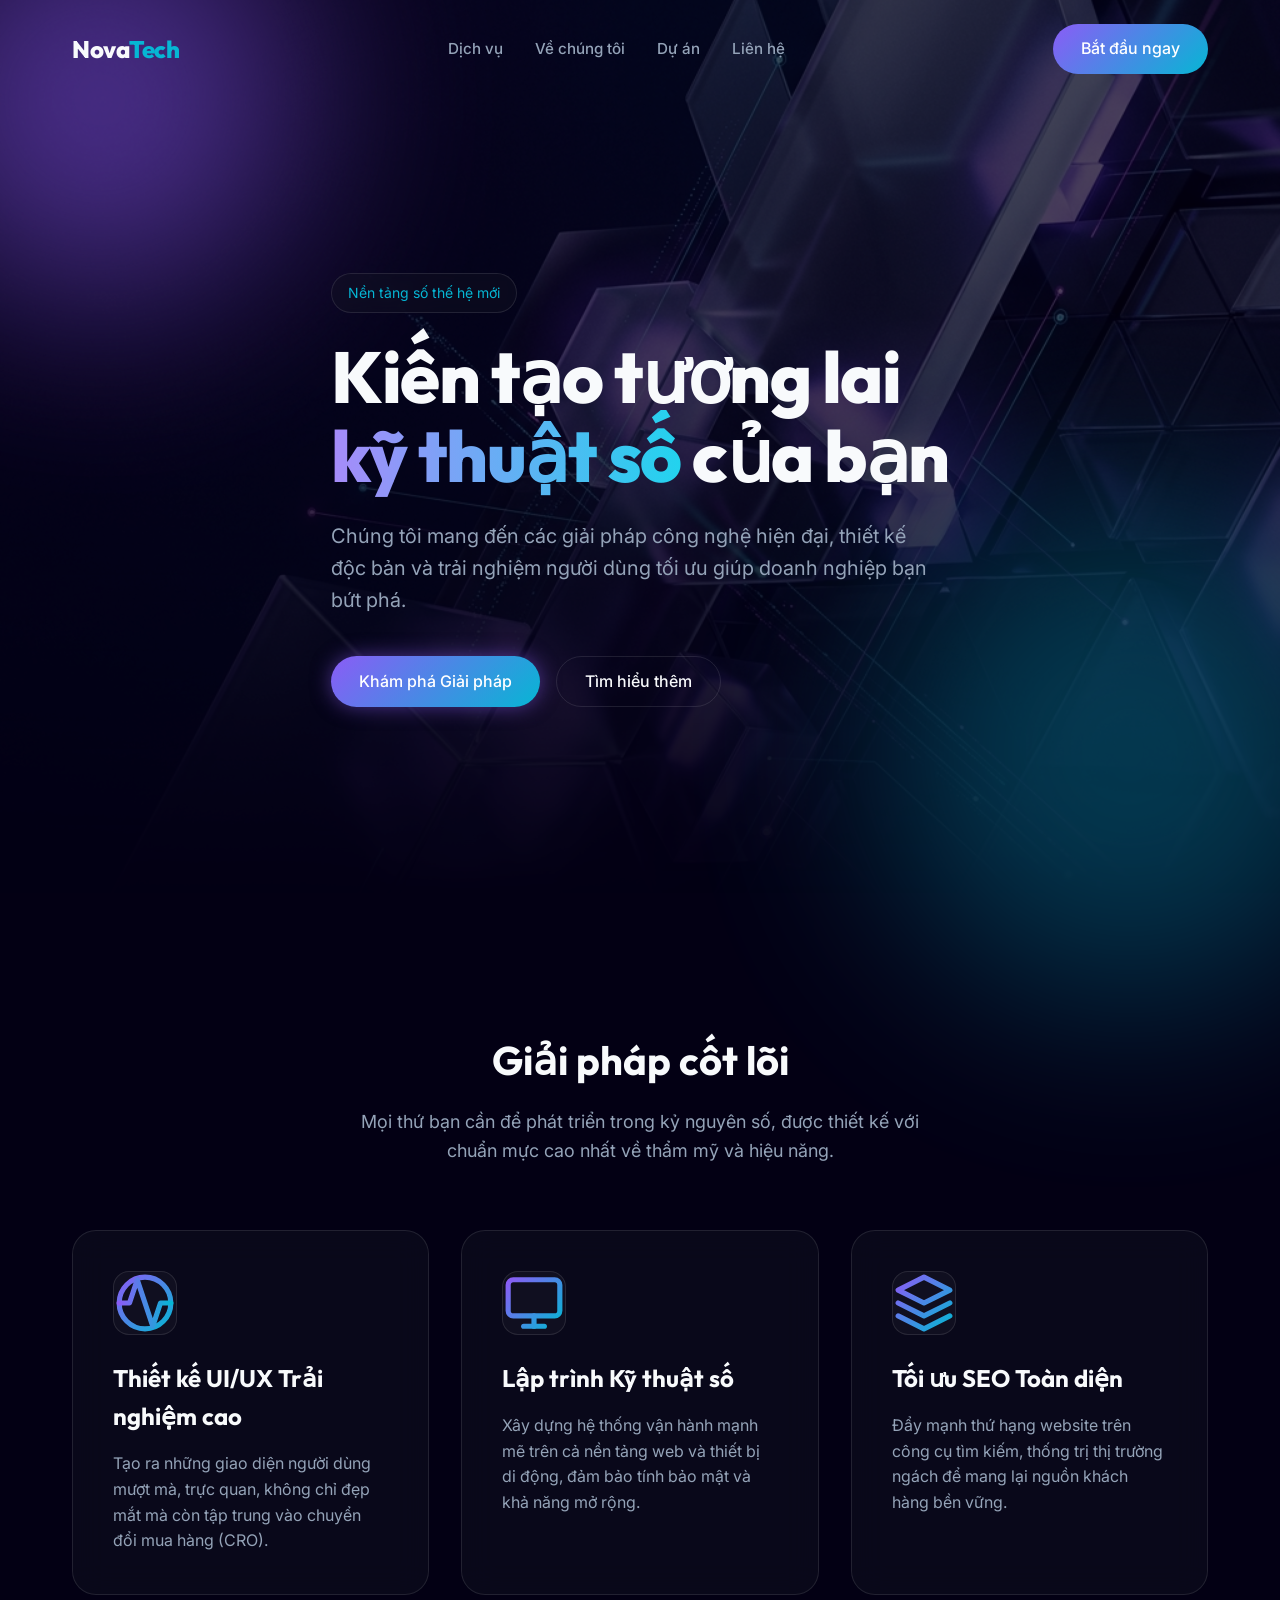
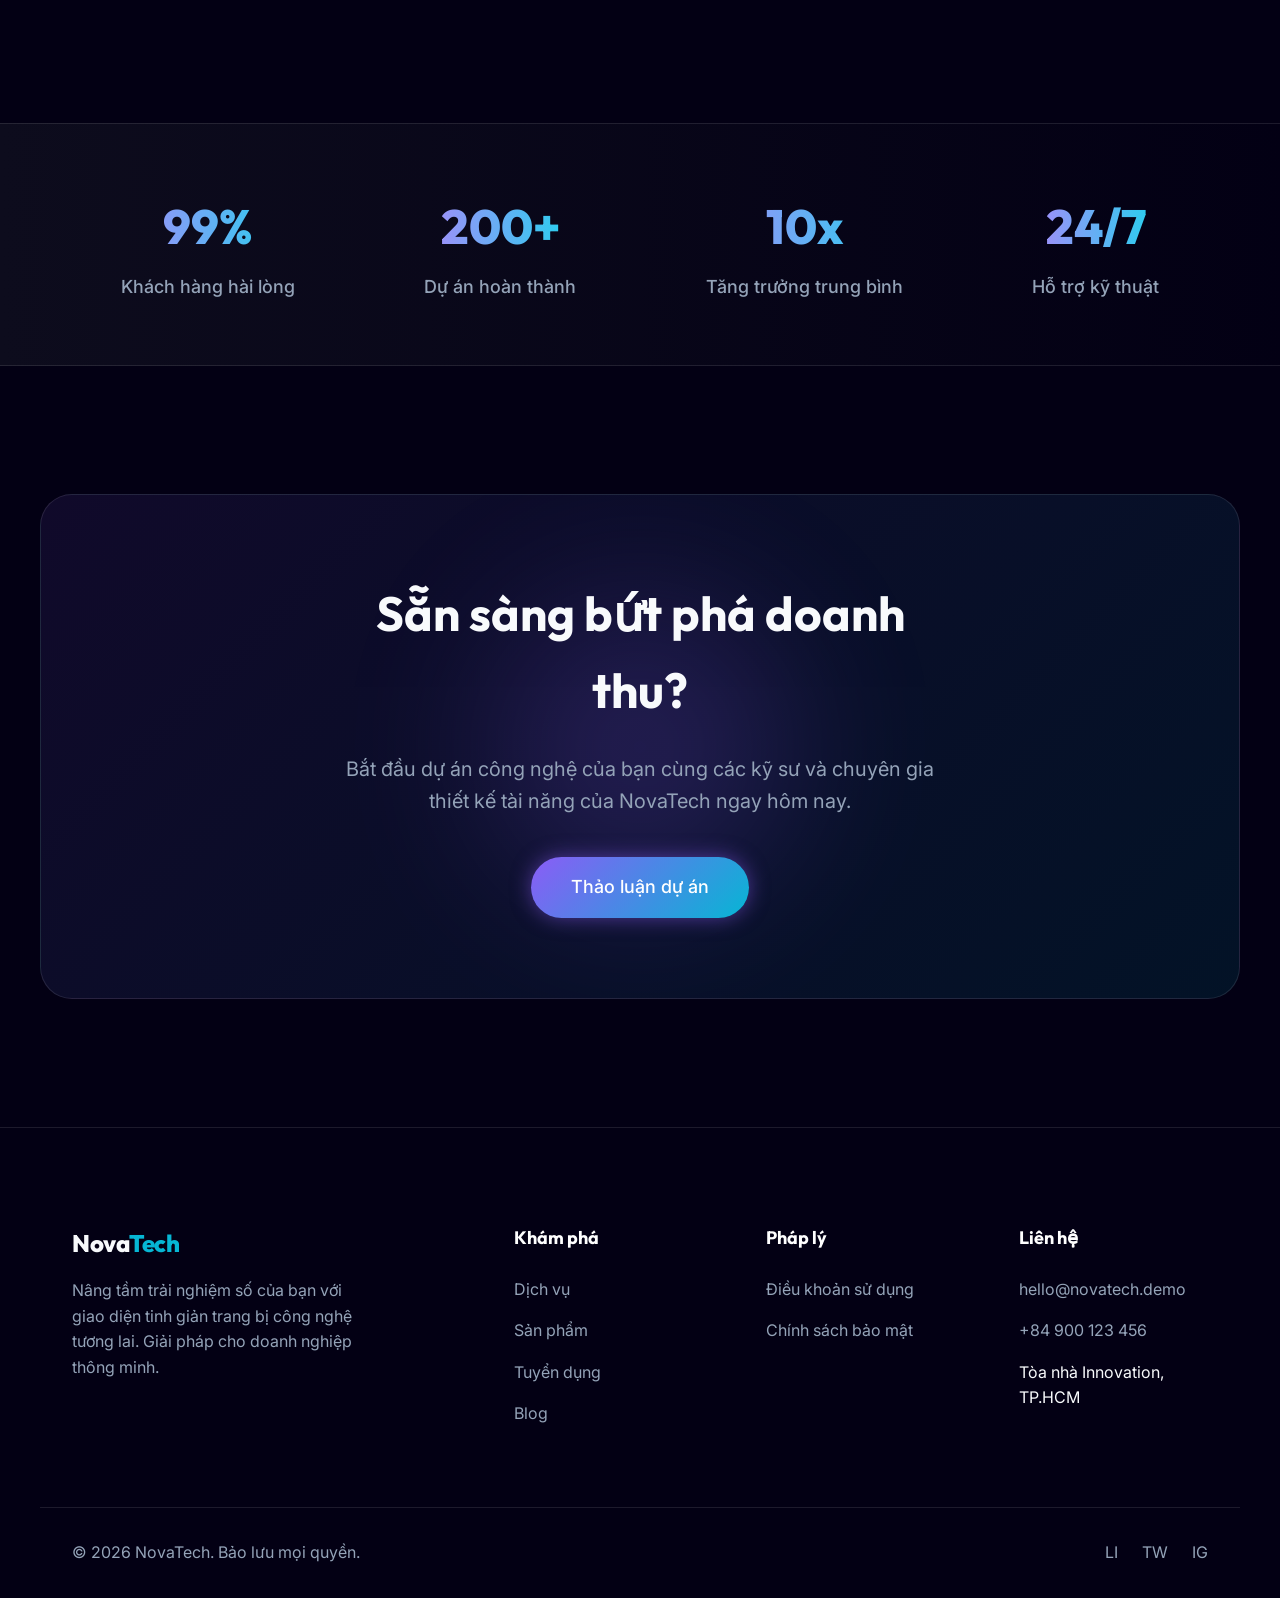
<file: index_wrong_backup.html>
<!DOCTYPE html>
<html lang="vi">
<head>
    <meta charset="UTF-8">
    <meta name="viewport" content="width=device-width, initial-scale=1.0">
    <meta name="description" content="NovaTech - Đối tác kỹ thuật số hàng đầu. Chúng tôi cung cấp giải pháp phần mềm, marketing và thiết kế web đỉnh cao để nâng tầm doanh nghiệp của bạn.">
    <meta name="keywords" content="digital agency, thiết kế web, web chuẩn SEO, giải pháp phần mềm, chuyển đổi số">
    <meta name="author" content="NovaTech Solutions">
    <meta name="robots" content="index, follow">
    <link rel="canonical" href="https://novatech.local/">
    <title>NovaTech | Giải pháp Chuyển đổi số & Website Chuyên nghiệp</title>
    
    <!-- Preconnect for performance -->
    <link rel="preconnect" href="https://fonts.googleapis.com">
    <link rel="preconnect" href="https://fonts.gstatic.com" crossorigin>
    <!-- Modern Fonts: Outfit for Heading, Inter for Text -->
    <link href="https://fonts.googleapis.com/css2?family=Inter:wght@300;400;500;600&family=Outfit:wght@400;600;700;800&display=swap" rel="stylesheet">
    
    <link rel="stylesheet" href="./styles.css">
</head>
<body>
    <!-- Navbar / Header -->
    <header class="navbar">
        <div class="container nav-wrapper">
            <a href="#" class="logo">Nova<span>Tech</span></a>
            <nav class="nav-links">
                <a href="#services">Dịch vụ</a>
                <a href="#about">Về chúng tôi</a>
                <a href="#projects">Dự án</a>
                <a href="#contact">Liên hệ</a>
            </nav>
            <a href="#contact" class="btn btn-primary nav-cta">Bắt đầu ngay</a>
        </div>
    </header>

    <main>
        <!-- Hero Section -->
        <section id="hero" class="hero">
            <div class="hero-bg"></div>
            <div class="container hero-content">
                <span class="badge reveal">Nền tảng số thế hệ mới</span>
                <h1 class="hero-title reveal">Kiến tạo tương lai <br> <span class="text-gradient">kỹ thuật số</span> của bạn</h1>
                <p class="hero-desc reveal">
                    Chúng tôi mang đến các giải pháp công nghệ hiện đại, thiết kế độc bản và trải nghiệm người dùng tối ưu giúp doanh nghiệp bạn bứt phá.
                </p>
                <div class="hero-actions reveal">
                    <a href="#contact" class="btn btn-primary btn-glow">Khám phá Giải pháp</a>
                    <a href="#services" class="btn btn-secondary">Tìm hiểu thêm</a>
                </div>
            </div>
            <!-- Decorative Elements -->
            <div class="blur-blob top-left"></div>
            <div class="blur-blob bottom-right"></div>
        </section>

        <!-- Services Section -->
        <section id="services" class="services section">
            <div class="container">
                <div class="section-head reveal">
                    <h2>Giải pháp cốt lõi</h2>
                    <p>Mọi thứ bạn cần để phát triển trong kỷ nguyên số, được thiết kế với chuẩn mực cao nhất về thẩm mỹ và hiệu năng.</p>
                </div>
                
                <div class="grid cards">
                    <article class="card reveal delay-1">
                        <div class="card-icon">
                            <svg width="24" height="24" viewBox="0 0 24 24" fill="none" xmlns="http://www.w3.org/2000/svg">
                                <path d="M12 22C17.5228 22 22 17.5228 22 12C22 6.47715 17.5228 2 12 2C6.47715 2 2 6.47715 2 12C2 17.5228 6.47715 22 12 22Z" stroke="url(#paint0_linear)" stroke-width="2" stroke-linecap="round" stroke-linejoin="round"/>
                                <path d="M22 12H18L15 21L9 3L6 12H2" stroke="url(#paint1_linear)" stroke-width="2" stroke-linecap="round" stroke-linejoin="round"/>
                                <defs>
                                    <linearGradient id="paint0_linear" x1="2" y1="2" x2="22" y2="22" gradientUnits="userSpaceOnUse">
                                        <stop stop-color="#8B5CF6"/>
                                        <stop offset="1" stop-color="#06B6D4"/>
                                    </linearGradient>
                                    <linearGradient id="paint1_linear" x1="2" y1="12" x2="22" y2="12" gradientUnits="userSpaceOnUse">
                                        <stop stop-color="#8B5CF6"/>
                                        <stop offset="1" stop-color="#06B6D4"/>
                                    </linearGradient>
                                </defs>
                            </svg>
                        </div>
                        <h3>Thiết kế UI/UX Trải nghiệm cao</h3>
                        <p>Tạo ra những giao diện người dùng mượt mà, trực quan, không chỉ đẹp mắt mà còn tập trung vào chuyển đổi mua hàng (CRO).</p>
                    </article>
                    
                    <article class="card reveal delay-2">
                        <div class="card-icon">
                            <svg width="24" height="24" viewBox="0 0 24 24" fill="none" xmlns="http://www.w3.org/2000/svg">
                                <rect x="2" y="3" width="20" height="14" rx="2" stroke="url(#paint_linear2)" stroke-width="2" stroke-linecap="round" stroke-linejoin="round"/>
                                <path d="M8 21H16" stroke="url(#paint_linear2)" stroke-width="2" stroke-linecap="round" stroke-linejoin="round"/>
                                <path d="M12 17V21" stroke="url(#paint_linear2)" stroke-width="2" stroke-linecap="round" stroke-linejoin="round"/>
                                <defs>
                                    <linearGradient id="paint_linear2" x1="2" y1="3" x2="22" y2="21" gradientUnits="userSpaceOnUse">
                                        <stop stop-color="#8B5CF6"/>
                                        <stop offset="1" stop-color="#06B6D4"/>
                                    </linearGradient>
                                </defs>
                            </svg>
                        </div>
                        <h3>Lập trình Kỹ thuật số</h3>
                        <p>Xây dựng hệ thống vận hành mạnh mẽ trên cả nền tảng web và thiết bị di động, đảm bảo tính bảo mật và khả năng mở rộng.</p>
                    </article>
                    
                    <article class="card reveal delay-3">
                        <div class="card-icon">
                            <svg width="24" height="24" viewBox="0 0 24 24" fill="none" xmlns="http://www.w3.org/2000/svg">
                                <path d="M12 2L2 7L12 12L22 7L12 2Z" stroke="url(#paint_linear3)" stroke-width="2" stroke-linecap="round" stroke-linejoin="round"/>
                                <path d="M2 17L12 22L22 17" stroke="url(#paint_linear3)" stroke-width="2" stroke-linecap="round" stroke-linejoin="round"/>
                                <path d="M2 12L12 17L22 12" stroke="url(#paint_linear3)" stroke-width="2" stroke-linecap="round" stroke-linejoin="round"/>
                                <defs>
                                    <linearGradient id="paint_linear3" x1="2" y1="2" x2="22" y2="22" gradientUnits="userSpaceOnUse">
                                        <stop stop-color="#8B5CF6"/>
                                        <stop offset="1" stop-color="#06B6D4"/>
                                    </linearGradient>
                                </defs>
                            </svg>
                        </div>
                        <h3>Tối ưu SEO Toàn diện</h3>
                        <p>Đẩy mạnh thứ hạng website trên công cụ tìm kiếm, thống trị thị trường ngách để mang lại nguồn khách hàng bền vững.</p>
                    </article>
                </div>
            </div>
        </section>

        <!-- Metrics/Proof Section -->
        <section class="metrics section">
            <div class="container wrapper-metrics reveal">
                <div class="metric-item">
                    <h4 class="metric-number">99%</h4>
                    <p>Khách hàng hài lòng</p>
                </div>
                <div class="metric-item">
                    <h4 class="metric-number">200+</h4>
                    <p>Dự án hoàn thành</p>
                </div>
                <div class="metric-item">
                    <h4 class="metric-number">10x</h4>
                    <p>Tăng trưởng trung bình</p>
                </div>
                <div class="metric-item">
                    <h4 class="metric-number">24/7</h4>
                    <p>Hỗ trợ kỹ thuật</p>
                </div>
            </div>
        </section>
        
        <!-- CTA Section -->
        <section id="contact" class="cta-section section">
            <div class="container wrapper-cta reveal">
                <div class="cta-content">
                    <h2>Sẵn sàng bứt phá doanh thu?</h2>
                    <p>Bắt đầu dự án công nghệ của bạn cùng các kỹ sư và chuyên gia thiết kế tài năng của NovaTech ngay hôm nay.</p>
                    <a href="mailto:hello@novatech.local" class="btn btn-primary btn-glow btn-large">Thảo luận dự án</a>
                </div>
                <!-- Interactive Blob -->
                <div class="cta-blob"></div>
            </div>
        </section>
    </main>

    <!-- Footer -->
    <footer class="footer">
        <div class="container footer-grid">
            <div class="footer-brand">
                <a href="#" class="logo">Nova<span>Tech</span></a>
                <p>Nâng tầm trải nghiệm số của bạn với giao diện tinh giản trang bị công nghệ tương lai. Giải pháp cho doanh nghiệp thông minh.</p>
            </div>
            <div class="footer-links">
                <h4>Khám phá</h4>
                <ul>
                    <li><a href="#">Dịch vụ</a></li>
                    <li><a href="#">Sản phẩm</a></li>
                    <li><a href="#">Tuyển dụng</a></li>
                    <li><a href="#">Blog</a></li>
                </ul>
            </div>
            <div class="footer-links">
                <h4>Pháp lý</h4>
                <ul>
                    <li><a href="#">Điều khoản sử dụng</a></li>
                    <li><a href="#">Chính sách bảo mật</a></li>
                </ul>
            </div>
            <div class="footer-links">
                <h4>Liên hệ</h4>
                <ul>
                    <li><a href="#">hello@novatech.demo</a></li>
                    <li><a href="#">+84 900 123 456</a></li>
                    <li>Tòa nhà Innovation, TP.HCM</li>
                </ul>
            </div>
        </div>
        <div class="container footer-bottom">
            <p>&copy; 2026 NovaTech. Bảo lưu mọi quyền.</p>
            <div class="social-links">
                <!-- Placeholder for social icons -->
                <a href="#">LI</a>
                <a href="#">TW</a>
                <a href="#">IG</a>
            </div>
        </div>
    </footer>

    <script src="./script.js" defer></script>
</body>
</html>
</file>
<file: styles.css>
:root {
    --bg-color: #030014;
    --surface-color: rgba(20, 20, 35, 0.4);
    --surface-glaze: rgba(255, 255, 255, 0.03);
    --primary-color: #8B5CF6;
    --primary-glow: rgba(139, 92, 246, 0.5);
    --secondary-color: #06B6D4;
    --text-main: #F8FAFC;
    --text-muted: #94A3B8;
    --border-color: rgba(255, 255, 255, 0.1);
    --navbar-bg: rgba(3, 0, 20, 0.8);
    
    --font-heading: 'Outfit', sans-serif;
    --font-body: 'Inter', sans-serif;
}

[data-theme="light"] {
    --bg-color: #f8fafc;
    --surface-color: #ffffff;
    --surface-glaze: rgba(0, 0, 0, 0.03);
    --text-main: #0f172a;
    --text-muted: #475569;
    --border-color: rgba(0, 0, 0, 0.1);
    --navbar-bg: rgba(255, 255, 255, 0.9);
}

/* Hardcode footer to remain dark regardless of theme */
.footer {
    background-color: #030014 !important;
    color: #F8FAFC !important;
    padding: 6rem 0 2rem;
    border-top: 1px solid rgba(255,255,255,0.05);
}
.footer-brand p, .footer-links a, .footer-bottom p {
    color: #94A3B8 !important;
}
.footer-links h4 {
    color: #ffffff !important;
    font-size: 0.95rem;
    margin-bottom: 1.5rem;
}
.footer-links li { margin-bottom: 0.75rem; list-style: none; }
.footer-links a:hover { color: #06B6D4 !important; }
.footer-grid {
    display: grid;
    grid-template-columns: repeat(4, 1fr);
    gap: 2rem;
    margin-bottom: 4rem;
}
.footer-bottom {
    border-top: 1px solid rgba(255,255,255,0.05);
    padding-top: 2rem;
}
.social-links { display: flex; gap: 1rem; }
.social-links a { color: #94A3B8; }

* {
    margin: 0;
    padding: 0;
    box-sizing: border-box;
}

body {
    background-color: var(--bg-color);
    color: var(--text-main);
    font-family: var(--font-body);
    line-height: 1.6;
    overflow-x: hidden;
}

h1, h2, h3, h4, .logo {
    font-family: var(--font-heading);
}

a {
    text-decoration: none;
    color: inherit;
    transition: color 0.3s ease;
}

/* Utilities */
.container {
    max-width: 1200px;
    margin: 0 auto;
    padding: 0 2rem;
}

.section {
    padding: 8rem 0;
}

/* Buttons */
.btn {
    display: inline-flex;
    align-items: center;
    justify-content: center;
    padding: 0.75rem 1.75rem;
    border-radius: 9999px;
    font-weight: 500;
    transition: all 0.4s ease;
    cursor: pointer;
    font-size: 1rem;
}

.btn-primary {
    background: linear-gradient(135deg, var(--primary-color), var(--secondary-color));
    color: white;
    border: none;
}

.btn-primary:hover {
    transform: translateY(-2px);
}

.btn-glow {
    box-shadow: 0 0 20px var(--primary-glow);
}

.btn-glow:hover {
    box-shadow: 0 0 30px var(--primary-color), 0 0 10px var(--secondary-color);
}

.btn-secondary {
    background: transparent;
    border: 1px solid var(--border-color);
    color: var(--text-main);
}

.btn-secondary:hover {
    background: var(--surface-color);
    border-color: var(--text-muted);
}

.btn-large {
    padding: 1rem 2.5rem;
    font-size: 1.125rem;
}

/* Navbar */
.navbar {
    position: fixed;
    top: 0;
    width: 100%;
    z-index: 100;
    transition: all 0.4s ease;
    padding: 1.5rem 0;
}

.navbar.scrolled {
    background: var(--navbar-bg);
    backdrop-filter: blur(12px);
    -webkit-backdrop-filter: blur(12px);
    border-bottom: 1px solid var(--border-color);
    padding: 1rem 0;
}

.nav-wrapper {
    display: flex;
    justify-content: space-between;
    align-items: center;
}

.logo {
    font-size: 1.5rem;
    font-weight: 800;
    letter-spacing: -0.5px;
}

.logo span {
    color: var(--secondary-color);
}

.nav-links {
    display: flex;
    gap: 2rem;
    align-items: center;
}

.nav-links a {
    font-size: 0.95rem;
    color: var(--text-muted);
    font-weight: 500;
}

.nav-links a:hover {
    color: var(--text-main);
}

/* Hero Section */
.hero {
    position: relative;
    min-height: 100vh;
    display: flex;
    align-items: center;
    padding-top: 80px;
}

.hero-bg {
    position: absolute;
    inset: 0;
    background-image: url('./images/hero_bg.png');
    background-size: cover;
    background-position: center;
    opacity: 0.3;
    z-index: -1;
    mask-image: linear-gradient(to bottom, black 40%, transparent 100%);
    -webkit-mask-image: linear-gradient(to bottom, black 40%, transparent 100%);
}

.hero-content {
    max-width: 800px;
    z-index: 2;
    position: relative;
}

.badge {
    display: inline-block;
    padding: 0.5rem 1rem;
    border-radius: 9999px;
    background: var(--surface-color);
    border: 1px solid var(--border-color);
    font-size: 0.875rem;
    color: var(--secondary-color);
    margin-bottom: 1.5rem;
    backdrop-filter: blur(8px);
    -webkit-backdrop-filter: blur(8px);
}

.hero-title {
    font-size: 4.5rem;
    line-height: 1.1;
    font-weight: 800;
    margin-bottom: 1.5rem;
    letter-spacing: -1.5px;
}

.text-gradient {
    background: linear-gradient(to right, #A78BFA, #22D3EE);
    -webkit-background-clip: text;
    -webkit-text-fill-color: transparent;
    background-clip: text; /* Add standard property */
}

.hero-desc {
    font-size: 1.25rem;
    color: var(--text-muted);
    margin-bottom: 2.5rem;
    max-width: 600px;
}

.hero-actions {
    display: flex;
    gap: 1rem;
}

/* Blur Blobs */
.blur-blob {
    position: absolute;
    border-radius: 50%;
    filter: blur(100px);
    z-index: -1;
    opacity: 0.5;
}

.blur-blob.top-left {
    width: 400px;
    height: 400px;
    background: var(--primary-color);
    top: -100px;
    left: -100px;
}

.blur-blob.bottom-right {
    width: 500px;
    height: 500px;
    background: var(--secondary-color);
    bottom: -100px;
    right: -100px;
    opacity: 0.3;
}

/* Services / Features */
.section-head {
    text-align: center;
    margin-bottom: 4rem;
    max-width: 600px;
    margin-inline: auto;
}

.section-head h2 {
    font-size: 2.5rem;
    margin-bottom: 1rem;
}

.section-head p {
    color: var(--text-muted);
    font-size: 1.125rem;
}

.grid {
    display: grid;
    grid-template-columns: repeat(auto-fit, minmax(300px, 1fr));
    gap: 2rem;
}

.card {
    background: var(--surface-color);
    border: 1px solid var(--border-color);
    padding: 2.5rem;
    border-radius: 24px;
    backdrop-filter: blur(16px);
    -webkit-backdrop-filter: blur(16px);
    transition: transform 0.4s ease, border-color 0.4s ease, box-shadow 0.4s ease;
    position: relative;
    overflow: hidden;
}

/* Glassmorphism shine effect */
.card::before {
    content: '';
    position: absolute;
    top: 0;
    left: -100%;
    width: 50%;
    height: 100%;
    background: linear-gradient(to right, transparent, rgba(255,255,255,0.05), transparent);
    transform: skewX(-20deg);
    transition: all 0.6s ease;
}

.card:hover::before {
    left: 200%;
}

.card:hover {
    transform: translateY(-8px);
    border-color: rgba(139, 92, 246, 0.4);
    box-shadow: 0 10px 40px rgba(0, 0, 0, 0.5);
}

.card-icon {
    width: 64px;
    height: 64px;
    border-radius: 16px;
    background: var(--surface-glaze);
    display: flex;
    align-items: center;
    justify-content: center;
    margin-bottom: 1.5rem;
    border: 1px solid var(--border-color);
}

.card h3 {
    font-size: 1.5rem;
    margin-bottom: 1rem;
}

.card p {
    color: var(--text-muted);
}

/* Metrics Section */
.metrics {
    padding: 4rem 0;
    border-top: 1px solid var(--border-color);
    border-bottom: 1px solid var(--border-color);
    background: linear-gradient(to right, rgba(20, 20, 35, 0.6), rgba(3, 0, 20, 0.6));
}

.wrapper-metrics {
    display: flex;
    justify-content: space-around;
    flex-wrap: wrap;
    gap: 2rem;
    text-align: center;
}

.metric-number {
    font-size: 3rem;
    font-weight: 800;
    background: linear-gradient(to right, #A78BFA, #22D3EE);
    -webkit-background-clip: text;
    -webkit-text-fill-color: transparent;
    background-clip: text;
}

.metric-item p {
    color: var(--text-muted);
    font-size: 1.125rem;
    font-weight: 500;
    margin-top: 0.5rem;
}

/* CTA Section */
.wrapper-cta {
    background: linear-gradient(135deg, rgba(139, 92, 246, 0.1), rgba(6, 182, 212, 0.1));
    border: 1px solid var(--border-color);
    border-radius: 32px;
    padding: 5rem 3rem;
    text-align: center;
    position: relative;
    overflow: hidden;
}

.cta-content {
    position: relative;
    z-index: 2;
    max-width: 600px;
    margin: 0 auto;
}

.cta-content h2 {
    font-size: 3rem;
    margin-bottom: 1.5rem;
}

.cta-content p {
    font-size: 1.25rem;
    color: var(--text-muted);
    margin-bottom: 2.5rem;
}

.cta-blob {
    position: absolute;
    width: 300px;
    height: 300px;
    background: var(--primary-color);
    opacity: 0.2;
    filter: blur(80px);
    top: 50%;
    left: 50%;
    transform: translate(-50%, -50%);
    border-radius: 50%;
    z-index: 1;
    animation: pulse 8s infinite alternate;
}

@keyframes pulse {
    0% { transform: translate(-50%, -50%) scale(1); }
    100% { transform: translate(-50%, -50%) scale(1.5); }
}

/* Footer */
.footer {
    border-top: 1px solid var(--border-color);
    padding: 6rem 0 2rem;
    background: #02000c;
}

.footer-grid {
    display: grid;
    grid-template-columns: 2fr 1fr 1fr 1fr;
    gap: 4rem;
    margin-bottom: 4rem;
}

.footer-brand p {
    color: var(--text-muted);
    margin-top: 1rem;
    max-width: 300px;
}

.footer-links h4 {
    font-size: 1.125rem;
    margin-bottom: 1.5rem;
}

.footer-links ul {
    list-style: none;
}

.footer-links li {
    margin-bottom: 1rem;
}

.footer-links a {
    color: var(--text-muted);
}

.footer-links a:hover {
    color: var(--text-main);
}

.footer-bottom {
    display: flex;
    justify-content: space-between;
    align-items: center;
    padding-top: 2rem;
    border-top: 1px solid var(--border-color);
    color: var(--text-muted);
}

.social-links {
    display: flex;
    gap: 1.5rem;
}

.social-links a:hover {
    color: var(--primary-color);
}

/* Reveal Animations */
.reveal {
    opacity: 0;
    transform: translateY(30px);
    transition: opacity 0.8s ease-out, transform 0.8s cubic-bezier(0.16, 1, 0.3, 1);
}

.reveal.visible {
    opacity: 1;
    transform: translateY(0);
}

.delay-1 { transition-delay: 0.1s; }
.delay-2 { transition-delay: 0.2s; }
.delay-3 { transition-delay: 0.3s; }

/* Responsive Media Queries */
@media (max-width: 992px) {
    .hero-title { font-size: 3.5rem; }
    .footer-grid { grid-template-columns: 1fr 1fr; gap: 2rem; }
}

@media (max-width: 768px) {
    .nav-links { display: none; }
    .hero-title { font-size: 2.5rem; }
    .hero-desc { font-size: 1.125rem; }
    .footer-grid { grid-template-columns: 1fr; }
    .section { padding: 4rem 0; }
    .wrapper-cta { padding: 3rem 1.5rem; }
}

/* --- New Styles for Services Page --- */

/* Utility Icons */
.icon-sm { width: 16px; height: 16px; }
.icon-btn { 
    background: none; 
    border: none; 
    color: var(--text-main); 
    cursor: pointer; 
    padding: 8px; 
    display: flex; 
    align-items: center; 
    justify-content: center; 
    border-radius: 50%;
    transition: background 0.3s;
}
.icon-btn:hover { background: var(--surface-color); }
.nav-actions { display: flex; gap: 8px; }

/* Mega Menu */
.nav-item-dropdown {
    position: relative;
    padding: 10px 0;
}
.nav-item-dropdown > a {
    display: flex;
    align-items: center;
    gap: 4px;
}
.nav-item-dropdown > a.active {
    color: var(--text-main);
    font-weight: 700;
}
.mega-menu {
    position: absolute;
    top: 100%;
    left: 50%;
    transform: translateX(-50%) translateY(20px);
    width: 90vw;
    max-width: 896px;
    background: var(--bg-color);
    border: 1px solid var(--border-color);
    border-radius: 16px;
    box-shadow: 0 20px 40px rgba(0,0,0,0.5);
    opacity: 0;
    visibility: hidden;
    transition: all 0.3s ease;
    z-index: 1000;
    overflow: hidden;
}
.nav-item-dropdown:hover .mega-menu {
    opacity: 1;
    visibility: visible;
    transform: translateX(-50%) translateY(0);
}
.mega-menu-grid {
    display: grid;
    grid-template-columns: 2fr 1fr;
}
.mega-menu-left { padding: 2rem; background: var(--surface-color); }
.mega-menu-title {
    font-size: 0.75rem;
    color: var(--text-muted);
    letter-spacing: 1px;
    margin-bottom: 1.5rem;
}
.mega-menu-list {
    display: grid;
    grid-template-columns: 1fr 1fr;
    gap: 1.5rem;
}
.mega-menu-item {
    display: flex;
    align-items: flex-start;
    gap: 12px;
    padding: 16px;
    border-radius: 16px;
    border: 1px solid var(--surface-glaze);
    background: var(--surface-color);
    box-shadow: 0 10px 20px -5px rgba(0, 0, 0, 0.1);
    transition: all 0.3s cubic-bezier(0.4, 0, 0.2, 1);
}
.mega-menu-item:hover {
    transform: translateY(-4px);
    box-shadow: 0 20px 25px -5px rgba(0, 0, 0, 0.1), 0 8px 10px -6px rgba(0, 0, 0, 0.05);
    border-color: transparent;
}
.mega-item-text {
    display: flex;
    flex-direction: column;
    min-width: 0;
}
.mega-item-text h5 {
    font-family: 'Inter', sans-serif;
    font-size: 14px;
    font-weight: 700;
    margin-bottom: 2px;
    color: var(--text-main);
    white-space: nowrap;
}
.mega-item-text p {
    font-size: 12px;
    color: var(--text-muted);
    line-height: 1.4;
    display: -webkit-box;
    -webkit-line-clamp: 1;
    -webkit-box-orient: vertical;
    overflow: hidden;
}
.mega-menu-item:hover .mega-item-text p {
    -webkit-line-clamp: 3;
}
.mega-icon {
    width: 44px;
    height: 44px;
    border-radius: 14px;
    display: flex;
    align-items: center;
    justify-content: center;
    flex-shrink: 0;
}
.mega-icon svg { width: 22px; height: 22px; }
.mega-menu-footer {
    margin-top: 2rem;
    padding-top: 1.5rem;
    border-top: 1px solid var(--border-color);
    text-align: center;
}
.text-link {
    color: var(--secondary-color);
    font-weight: 600;
    font-size: 0.875rem;
}
.text-link:hover { text-decoration: underline; }
.mega-menu-right {
    padding: 32px 28px;
    display: grid;
    grid-template-rows: 1fr auto;
    color: white;
    background: linear-gradient(to bottom, #3b82f6, #6366f1, #a855f7);
}
.mega-menu-right .badge-light {
    background: rgba(255,255,255,0.2);
    border: none;
    color: white;
    font-size: 0.75rem;
    padding: 4px 12px;
    width: fit-content;
    margin-bottom: 1rem;
    border-radius: 999px;
}
.mega-menu-right h3 { font-size: 1.5rem; margin-bottom: 1rem; }
.mega-menu-right p { font-size: 0.875rem; opacity: 0.9; margin-bottom: 2rem; }
.btn-light {
    background: white;
    color: var(--bg-color);
    font-weight: bold;
    width: 100%;
}
.btn-light:hover { background: #f1f5f9; }

/* Page Header */
.page-header {
    padding: 160px 0 80px;
    text-align: center;
    position: relative;
    z-index: 1;
}
.page-header::before {
    content: '';
    position: absolute;
    top: 50%;
    left: 50%;
    transform: translate(-50%, -50%);
    width: 600px;
    height: 600px;
    background: radial-gradient(circle, rgba(59, 130, 246, 0.15) 0%, rgba(139, 92, 246, 0.1) 40%, transparent 70%);
    z-index: -1;
    pointer-events: none;
}
.page-header .page-title {
    font-size: 3rem;
    font-weight: 900;
    margin-bottom: 1rem;
}
.page-header .page-subtitle {
    font-size: 1.125rem;
    color: var(--text-muted);
    max-width: 600px;
    margin: 0 auto;
}

/* Service Cards Full Hover Interactive */
.pt-0 { padding-top: 0 !important; }
.interactive-card {
    position: relative;
    border-radius: 16px;
    background: var(--surface-color);
    box-shadow: 0 4px 15px rgba(0,0,0,0.2);
    height: 340px;
    display: flex;
    justify-content: center;
    align-items: center;
    overflow: hidden;
    cursor: pointer;
    border: 1px solid var(--border-color);
    transition: all 0.4s cubic-bezier(0.4, 0, 0.2, 1);
}
.interactive-card:hover {
    transform: translateY(-8px);
    box-shadow: 0 20px 30px rgba(0,0,0,0.3);
    border-color: transparent;
}
.content-normal {
    display: flex;
    flex-direction: column;
    align-items: center;
    text-align: center;
    padding: 2rem;
    transition: all 0.4s ease;
    opacity: 1;
}
.interactive-card:hover .content-normal {
    opacity: 0;
    transform: scale(0.95);
}
.card-icon {
    width: 64px;
    height: 64px;
    color: var(--icon-color);
    margin-bottom: 1.5rem;
}
.card-icon svg { width: 100%; height: 100%; stroke-width: 1.5px; }
.card-title {
    font-size: 1.25rem;
    font-weight: 700;
    color: var(--text-main);
}
.content-hover {
    position: absolute;
    inset: 0;
    padding: 2.5rem 2rem;
    background: linear-gradient(135deg, var(--c-grad1), var(--c-grad2));
    display: flex;
    flex-direction: column;
    align-items: center;
    text-align: center;
    opacity: 0;
    transform: translateY(20px);
    transition: all 0.4s cubic-bezier(0.4, 0, 0.2, 1);
    color: white;
}
.interactive-card:hover .content-hover {
    opacity: 1;
    transform: translateY(0);
}
.card-title-hover {
    font-size: 1.25rem;
    font-weight: 700;
    color: white;
    margin-bottom: 1rem;
}
.card-desc {
    font-size: 0.95rem;
    line-height: 1.6;
    color: rgba(255, 255, 255, 0.95);
    margin-bottom: 1.5rem;
    display: -webkit-box;
    -webkit-line-clamp: 4;
    -webkit-box-orient: vertical;
    overflow: hidden;
}
.btn-detail {
    margin-top: auto;
    padding: 0.6rem 1.75rem;
    background: rgba(255, 255, 255, 0.2);
    border-radius: 9999px;
    color: white;
    font-size: 0.875rem;
    font-weight: 600;
    text-decoration: none;
    transition: background 0.3s;
    border: 1px solid rgba(255, 255, 255, 0.1);
}
.btn-detail:hover {
    background: rgba(255, 255, 255, 0.3);
}

/* Tailwind Utilities for Specific Matching */
.text-4xl { font-size: 2.25rem !important; }
.md\:text-5xl { font-size: 3rem !important; }
.font-black { font-weight: 900 !important; font-family: 'Outfit', sans-serif !important; }
.mb-1 { margin-bottom: 0.25rem !important; }
.pb-2 { padding-bottom: 0.5rem !important; }
.py-1 { padding-top: 0.25rem !important; padding-bottom: 0.25rem !important; }
@media (min-width: 768px) {
    .md\:text-5xl { font-size: 3rem !important; }
}

/* Elegant Theme-Aware Section */
.bg-light-section {
    background-color: var(--bg-color);
    padding-top: 5rem !important;
    padding-bottom: 5rem;
    border-radius: 40px 40px 0 0;
    margin-top: -2rem;
    position: relative;
    z-index: 2;
    transition: background-color 0.4s ease;
}

/* Pagination */
.pagination {
    display: flex;
    align-items: center;
    justify-content: center;
    gap: 8px;
    margin-top: 4rem;
}
.page-btn {
    width: 40px;
    height: 40px;
    display: flex;
    align-items: center;
    justify-content: center;
    border-radius: 8px;
    background: var(--surface-color);
    border: 1px solid var(--border-color);
    color: var(--text-main);
    font-weight: 500;
    transition: all 0.3s ease;
}
.page-btn:hover:not([disabled]) {
    background: var(--primary-color);
    color: white;
    border-color: var(--primary-color);
}
.page-btn.active {
    background: var(--primary-color);
    color: white;
    border-color: var(--primary-color);
}
.page-btn[disabled] {
    opacity: 0.5;
    cursor: not-allowed;
}

/* Floating Actions */
.floating-actions {
    position: fixed;
    bottom: 2rem;
    left: 2rem;
    display: flex;
    flex-direction: column;
    gap: 1rem;
    z-index: 100;
}
.action-btn {
    width: 56px;
    height: 56px;
    border-radius: 50%;
    display: flex;
    align-items: center;
    justify-content: center;
    color: white;
    box-shadow: 0 10px 20px rgba(0,0,0,0.3);
    transition: transform 0.3s cubic-bezier(0.175, 0.885, 0.32, 1.275);
}
.action-btn:hover {
    transform: scale(1.15);
}
.action-phone {
    background: #EF4444;
    animation: pulse-ring 2s infinite;
}
.action-zalo {
    background: #0068FF;
}

@keyframes pulse-ring {
    0% { box-shadow: 0 0 0 0 rgba(239, 68, 68, 0.7); }
    70% { box-shadow: 0 0 0 15px rgba(239, 68, 68, 0); }
    100% { box-shadow: 0 0 0 0 rgba(239, 68, 68, 0); }
}

@media (max-width: 992px) {
    .mega-menu-grid { grid-template-columns: 1fr; }
    .mega-menu-right { display: none; }
}
</file>
